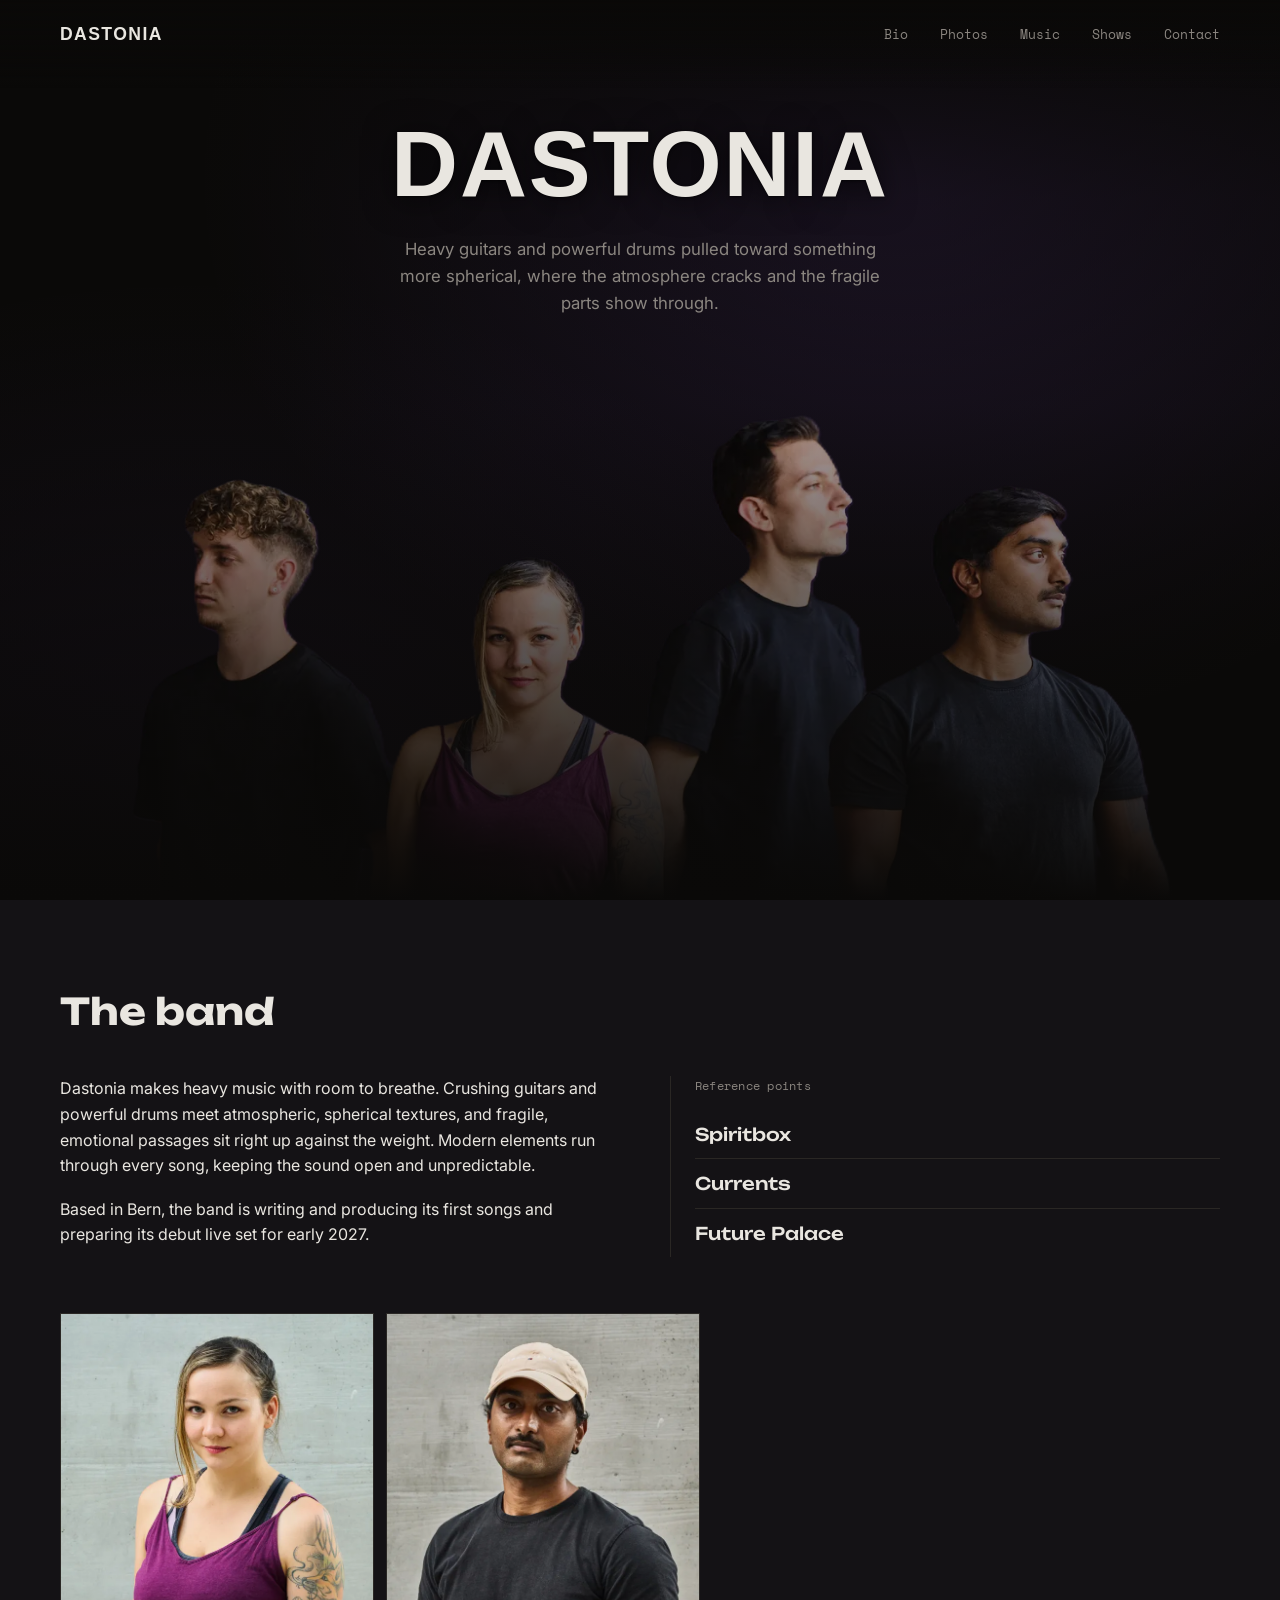
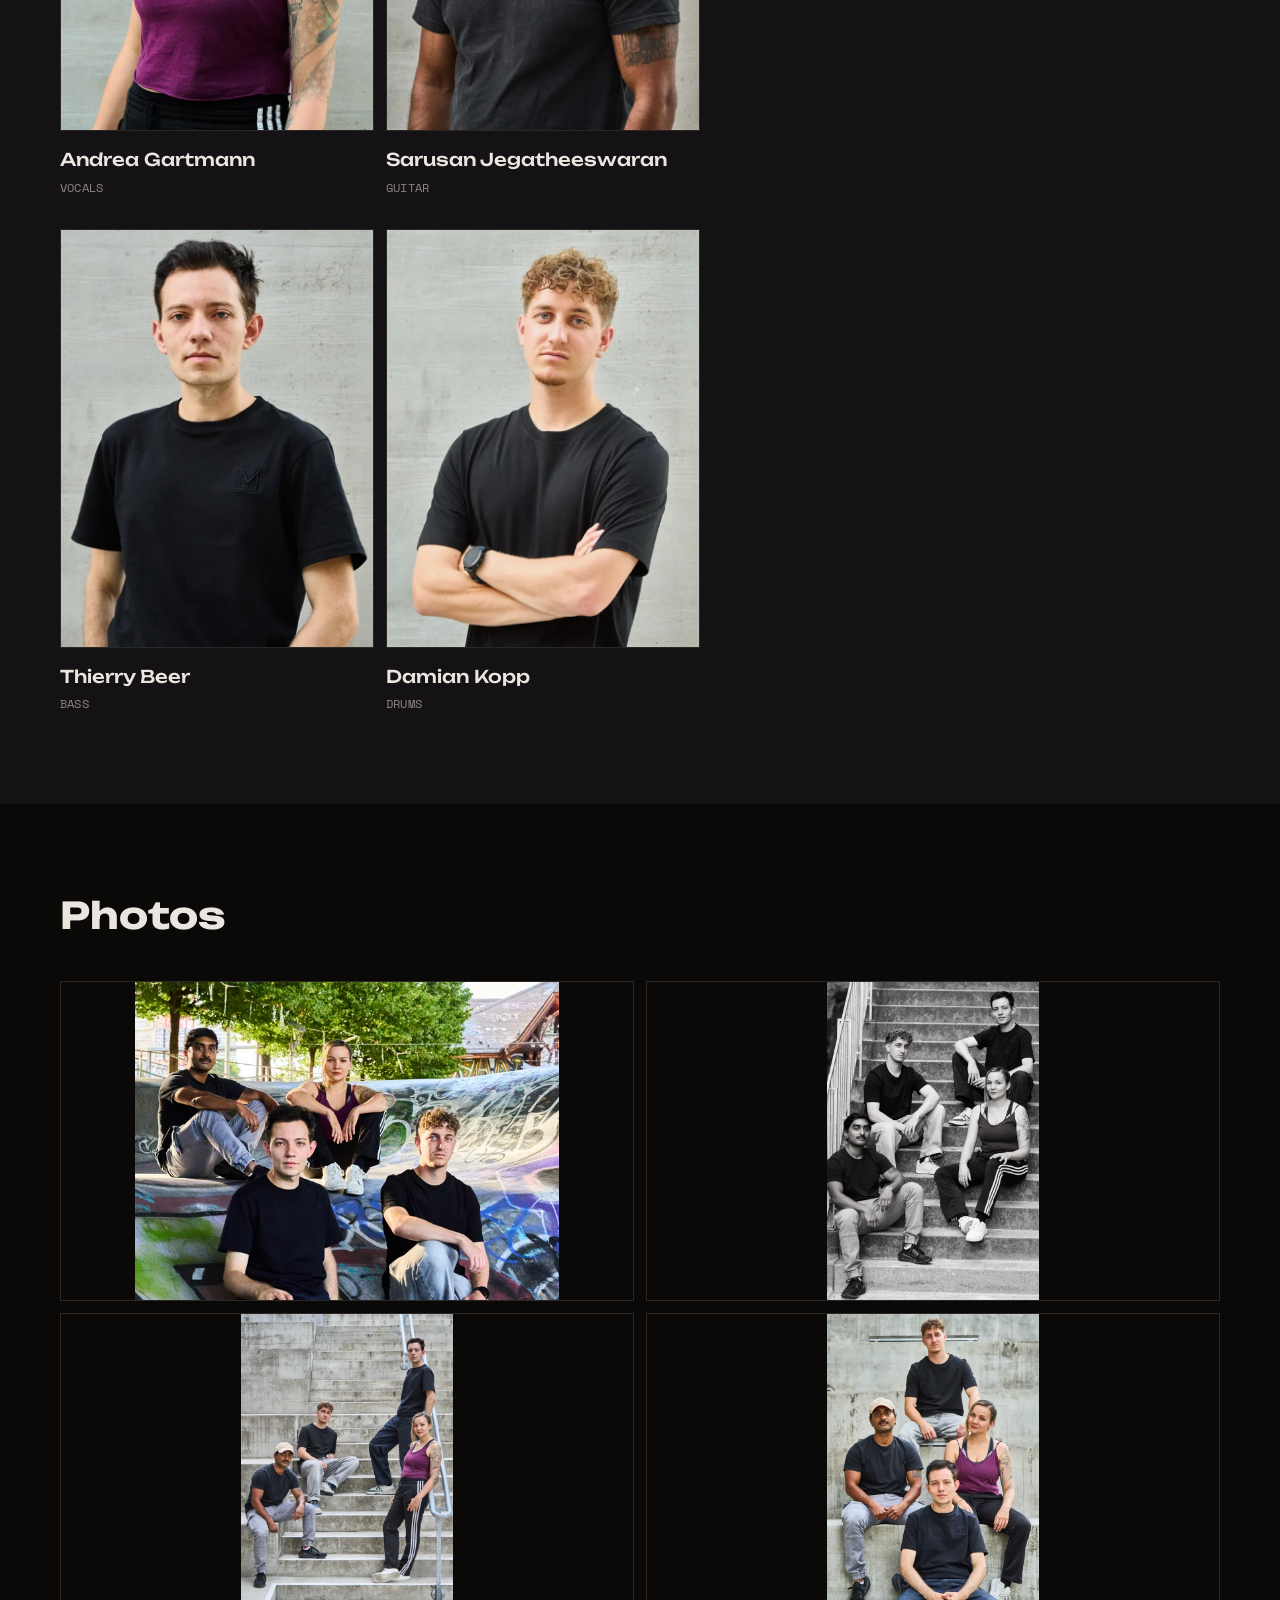
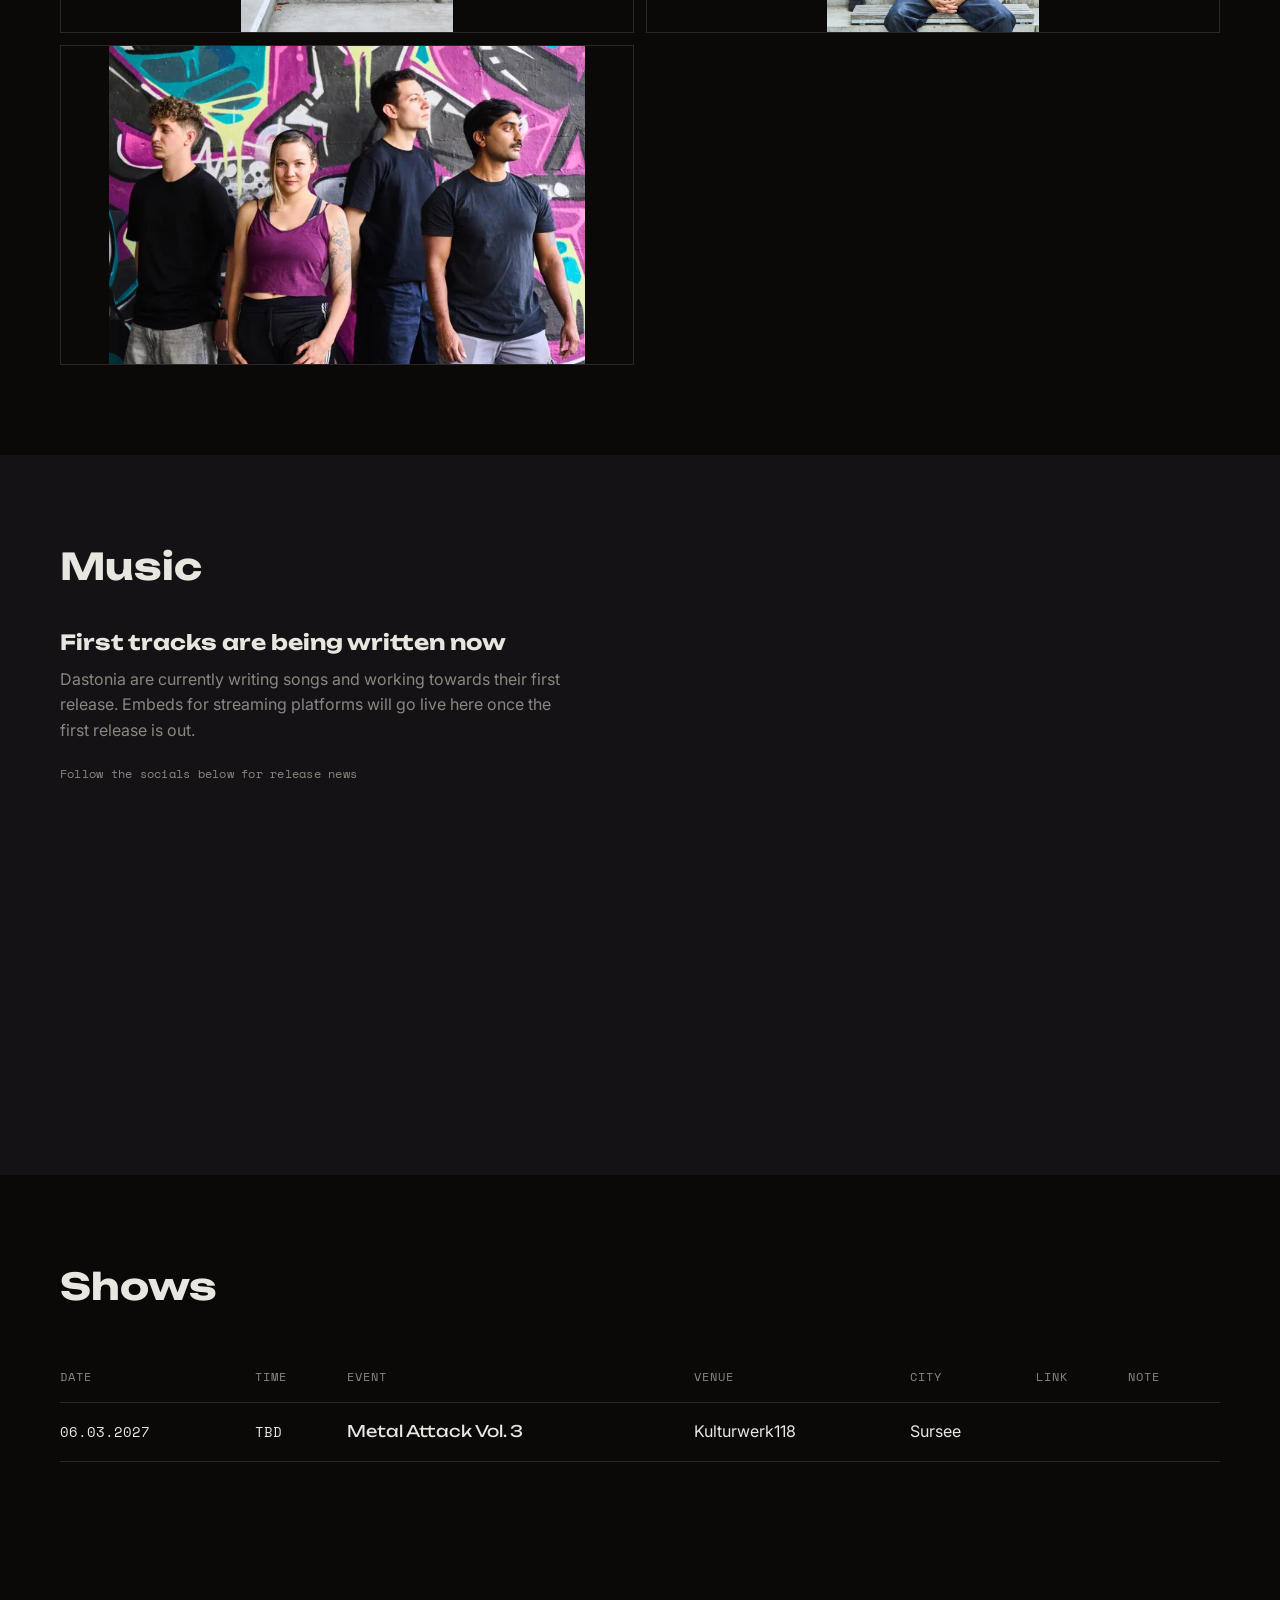
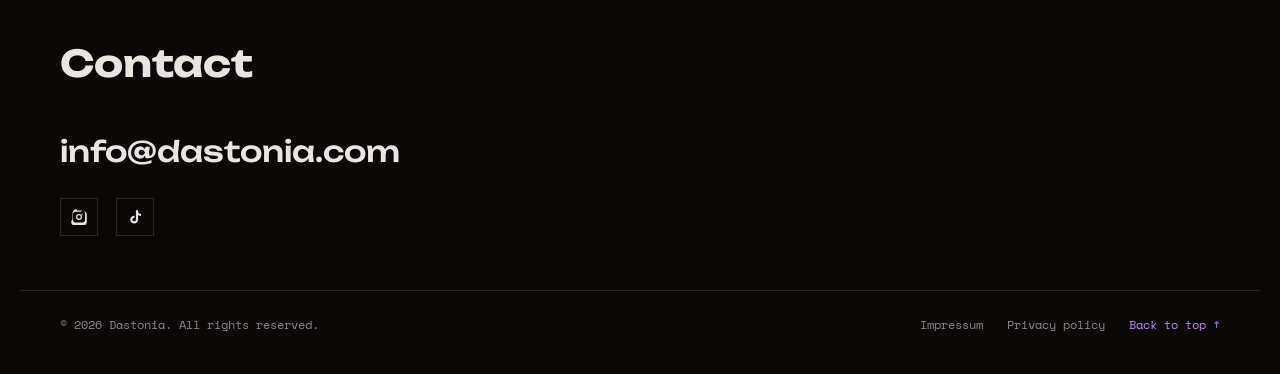
<file: index.html>
<!DOCTYPE html>
<html lang="en">
<head>
    <meta charset="UTF-8">
    <meta name="viewport" content="width=device-width, initial-scale=1.0">
    <title>Dastonia — Metalcore from Bern</title>

    <!-- ===== SEO / sharing essentials ===== -->
    <meta name="description" content="Dastonia — metalcore band from Bern, Switzerland. Heavy guitars and powerful drums pulled toward something more spherical, where the atmosphere cracks and the fragile parts show through.">

    <!-- Open Graph (Instagram/Discord/Facebook link previews) -->
    <meta property="og:title" content="Dastonia">
    <meta property="og:description" content="Metalcore band from Bern, Switzerland. Original songs, modern sound.">
    <meta property="og:type" content="website">
    <meta property="og:url" content="https://www.dastonia.com">
    <meta property="og:image" content="https://www.dastonia.com/assets/og-image.jpg">

    <!-- Twitter/X card -->
    <meta name="twitter:card" content="summary_large_image">
    <meta name="twitter:title" content="Dastonia">
    <meta name="twitter:description" content="Metalcore band from Bern, Switzerland. Original songs, modern sound.">
    <meta name="twitter:image" content="https://www.dastonia.com/assets/og-image.jpg">

    <!-- Favicon -->
    <link rel="icon" type="image/png" sizes="32x32" href="/assets/favicon/favicon-32x32.png">
    <link rel="apple-touch-icon" href="/assets/favicon/apple-touch-icon.png">

    <!-- Type system: Syncopate (logo) / Unbounded (headings) / Inter (body) / Space Mono (labels) -->
    <link rel="preconnect" href="https://fonts.googleapis.com">
    <link rel="preconnect" href="https://fonts.gstatic.com" crossorigin>
    <link href="https://fonts.googleapis.com/css2?family=Syncopate:wght@700&family=Unbounded:wght@500;700;900&family=Inter:wght@400;500;600&family=Space+Mono:wght@400;700&display=swap" rel="stylesheet">

    <link rel="stylesheet" href="/css/styles.css">
    
</head>
<body>

<header>
    <div class="wrap nav-inner">
        <a href="/" class="nav-logo">
            DASTONIA
            <span class="glitch-layer" aria-hidden="true">DASTONIA</span>
        </a>
        <nav aria-label="Primary">
            <button class="nav-toggle" id="navToggle" aria-label="Toggle navigation menu" aria-expanded="false" aria-controls="navMenu">
                <span></span><span></span><span></span>
            </button>
            <ul id="navMenu">
                <li><a href="/#bio">Bio</a></li>
                <li><a href="/#photos">Photos</a></li>
                <li><a href="/#music">Music</a></li>
                <li><a href="/#shows">Shows</a></li>
                <!-- Press nav link disabled along with the press section (no EPK PDF yet). Re-enable together. -->
                <!-- <li><a href="/#press">Press</a></li> -->
                <li><a href="/#contact">Contact</a></li>
            </ul>
        </nav>
    </div>
</header>

<main id="top">
    
<section class="hero">
    <div class="img-placeholder hero-bg has-photo" aria-hidden="true">
        <picture><source type="image/webp" srcset="/assets/images/gallery/e9KeAlOP1v-640.webp 640w, /assets/images/gallery/e9KeAlOP1v-960.webp 960w, /assets/images/gallery/e9KeAlOP1v-1280.webp 1280w, /assets/images/gallery/e9KeAlOP1v-1600.webp 1600w, /assets/images/gallery/e9KeAlOP1v-1920.webp 1920w, /assets/images/gallery/e9KeAlOP1v-2400.webp 2400w" sizes="100vw"><img src="/assets/images/gallery/e9KeAlOP1v-640.png" alt="" loading="eager" decoding="async" fetchpriority="high" width="2400" height="1181" srcset="/assets/images/gallery/e9KeAlOP1v-640.png 640w, /assets/images/gallery/e9KeAlOP1v-960.png 960w, /assets/images/gallery/e9KeAlOP1v-1280.png 1280w, /assets/images/gallery/e9KeAlOP1v-1600.png 1600w, /assets/images/gallery/e9KeAlOP1v-1920.png 1920w, /assets/images/gallery/e9KeAlOP1v-2400.png 2400w" sizes="100vw"></picture>
    </div>
    <div class="hero-inner wrap">
        <h1 class="hero-wordmark" id="heroWordmark">
            <span>DASTONIA
                <span class="g1" aria-hidden="true">DASTONIA</span>
                <span class="g2" aria-hidden="true">DASTONIA</span>
            </span>
        </h1>
        <p class="hero-sub">Heavy guitars and powerful drums pulled toward something more spherical, where the atmosphere cracks and the fragile parts show through.</p>
        <div class="hero-actions">
            <!-- "Listen" button disabled: no music released yet. Re-enable this link once the first single is out and the /#music section has streaming embeds. -->
            <!-- <a href="/#music" class="btn">Listen</a> -->
            <!-- "For bookers" button disabled along with the press section (no EPK PDF yet). Re-enable together. -->
            <!-- <a href="/#press" class="btn btn-solid">For bookers</a> -->
        </div>
    </div>
</section>


<!-- ============ BIO ============ -->
<section id="bio">
    <div class="wrap">
        <div class="section-head">
            <h2>The band</h2>
        </div>
        <div class="bio-grid">
            <div class="bio-text">
                <p>Dastonia makes heavy music with room to breathe. Crushing guitars and powerful drums meet atmospheric, spherical textures, and fragile, emotional passages sit right up against the weight. Modern elements run through every song, keeping the sound open and unpredictable.</p>
                <p>Based in Bern, the band is writing and producing its first songs and preparing its debut live set for early 2027.</p>
            </div>
            <div class="influences">
                <div class="label">Reference points</div>
                <ul>
                    <li>Spiritbox</li>
                    <li>Currents</li>
                    <li>Future Palace</li>
                </ul>
            </div>
        </div>
        <div class="members-grid">
            
            <div class="member-card">
                <div class="img-placeholder has-photo">
                    <picture><source type="image/webp" srcset="/assets/images/gallery/3V45txa2gZ-320.webp 320w, /assets/images/gallery/3V45txa2gZ-640.webp 640w, /assets/images/gallery/3V45txa2gZ-960.webp 960w, /assets/images/gallery/3V45txa2gZ-1280.webp 1280w, /assets/images/gallery/3V45txa2gZ-1600.webp 1600w" sizes="40vw"><img src="/assets/images/gallery/3V45txa2gZ-320.jpeg" alt="Andrea Gartmann — Vocals" loading="lazy" decoding="async" width="1600" height="2133" srcset="/assets/images/gallery/3V45txa2gZ-320.jpeg 320w, /assets/images/gallery/3V45txa2gZ-640.jpeg 640w, /assets/images/gallery/3V45txa2gZ-960.jpeg 960w, /assets/images/gallery/3V45txa2gZ-1280.jpeg 1280w, /assets/images/gallery/3V45txa2gZ-1600.jpeg 1600w" sizes="40vw"></picture>
                </div>
                <div class="member-info">
                    <div class="member-name">Andrea Gartmann</div>
                    <div class="member-instrument label">Vocals</div>
                </div>
            </div>
            
            <div class="member-card">
                <div class="img-placeholder has-photo">
                    <picture><source type="image/webp" srcset="/assets/images/gallery/lYS0L3FRER-320.webp 320w, /assets/images/gallery/lYS0L3FRER-640.webp 640w, /assets/images/gallery/lYS0L3FRER-960.webp 960w, /assets/images/gallery/lYS0L3FRER-1280.webp 1280w, /assets/images/gallery/lYS0L3FRER-1600.webp 1600w" sizes="40vw"><img src="/assets/images/gallery/lYS0L3FRER-320.jpeg" alt="Sarusan Jegatheeswaran — Guitar" loading="lazy" decoding="async" width="1600" height="2133" srcset="/assets/images/gallery/lYS0L3FRER-320.jpeg 320w, /assets/images/gallery/lYS0L3FRER-640.jpeg 640w, /assets/images/gallery/lYS0L3FRER-960.jpeg 960w, /assets/images/gallery/lYS0L3FRER-1280.jpeg 1280w, /assets/images/gallery/lYS0L3FRER-1600.jpeg 1600w" sizes="40vw"></picture>
                </div>
                <div class="member-info">
                    <div class="member-name">Sarusan Jegatheeswaran</div>
                    <div class="member-instrument label">Guitar</div>
                </div>
            </div>
            
            <div class="member-card">
                <div class="img-placeholder has-photo">
                    <picture><source type="image/webp" srcset="/assets/images/gallery/2o0CaaX2Y--320.webp 320w, /assets/images/gallery/2o0CaaX2Y--640.webp 640w, /assets/images/gallery/2o0CaaX2Y--960.webp 960w, /assets/images/gallery/2o0CaaX2Y--1280.webp 1280w, /assets/images/gallery/2o0CaaX2Y--1600.webp 1600w" sizes="40vw"><img src="/assets/images/gallery/2o0CaaX2Y--320.jpeg" alt="Thierry Beer — Bass" loading="lazy" decoding="async" width="1600" height="2133" srcset="/assets/images/gallery/2o0CaaX2Y--320.jpeg 320w, /assets/images/gallery/2o0CaaX2Y--640.jpeg 640w, /assets/images/gallery/2o0CaaX2Y--960.jpeg 960w, /assets/images/gallery/2o0CaaX2Y--1280.jpeg 1280w, /assets/images/gallery/2o0CaaX2Y--1600.jpeg 1600w" sizes="40vw"></picture>
                </div>
                <div class="member-info">
                    <div class="member-name">Thierry Beer</div>
                    <div class="member-instrument label">Bass</div>
                </div>
            </div>
            
            <div class="member-card">
                <div class="img-placeholder has-photo">
                    <picture><source type="image/webp" srcset="/assets/images/gallery/nhXwsZJx0M-320.webp 320w, /assets/images/gallery/nhXwsZJx0M-640.webp 640w, /assets/images/gallery/nhXwsZJx0M-960.webp 960w, /assets/images/gallery/nhXwsZJx0M-1280.webp 1280w, /assets/images/gallery/nhXwsZJx0M-1600.webp 1600w" sizes="40vw"><img src="/assets/images/gallery/nhXwsZJx0M-320.jpeg" alt="Damian Kopp — Drums" loading="lazy" decoding="async" width="1600" height="2133" srcset="/assets/images/gallery/nhXwsZJx0M-320.jpeg 320w, /assets/images/gallery/nhXwsZJx0M-640.jpeg 640w, /assets/images/gallery/nhXwsZJx0M-960.jpeg 960w, /assets/images/gallery/nhXwsZJx0M-1280.jpeg 1280w, /assets/images/gallery/nhXwsZJx0M-1600.jpeg 1600w" sizes="40vw"></picture>
                </div>
                <div class="member-info">
                    <div class="member-name">Damian Kopp</div>
                    <div class="member-instrument label">Drums</div>
                </div>
            </div>
            
        </div>
    </div>
</section>


<!-- ============ PHOTOS ============ -->
<section id="photos" class="alt">
    <div class="wrap">
        <div class="section-head">
            <h2>Photos</h2>
        </div>
        <div class="photos-grid">
            
            <button type="button" class="img-placeholder has-photo photo-trigger" aria-label="View photo larger">
                <picture><source type="image/webp" srcset="/assets/images/gallery/K3uW2WAu_f-320.webp 320w, /assets/images/gallery/K3uW2WAu_f-640.webp 640w, /assets/images/gallery/K3uW2WAu_f-960.webp 960w, /assets/images/gallery/K3uW2WAu_f-1280.webp 1280w, /assets/images/gallery/K3uW2WAu_f-1600.webp 1600w" sizes="40vw"><img src="/assets/images/gallery/K3uW2WAu_f-320.jpeg" alt="Dastonia — 001 DSC00072" loading="lazy" decoding="async" width="1600" height="1200" srcset="/assets/images/gallery/K3uW2WAu_f-320.jpeg 320w, /assets/images/gallery/K3uW2WAu_f-640.jpeg 640w, /assets/images/gallery/K3uW2WAu_f-960.jpeg 960w, /assets/images/gallery/K3uW2WAu_f-1280.jpeg 1280w, /assets/images/gallery/K3uW2WAu_f-1600.jpeg 1600w" sizes="40vw"></picture>
            </button>
            
            <button type="button" class="img-placeholder has-photo photo-trigger" aria-label="View photo larger">
                <picture><source type="image/webp" srcset="/assets/images/gallery/rhJyKe42m3-320.webp 320w, /assets/images/gallery/rhJyKe42m3-640.webp 640w, /assets/images/gallery/rhJyKe42m3-960.webp 960w, /assets/images/gallery/rhJyKe42m3-1280.webp 1280w, /assets/images/gallery/rhJyKe42m3-1600.webp 1600w" sizes="40vw"><img src="/assets/images/gallery/rhJyKe42m3-320.jpeg" alt="Dastonia — 002 DSC00365 1" loading="lazy" decoding="async" width="1600" height="2400" srcset="/assets/images/gallery/rhJyKe42m3-320.jpeg 320w, /assets/images/gallery/rhJyKe42m3-640.jpeg 640w, /assets/images/gallery/rhJyKe42m3-960.jpeg 960w, /assets/images/gallery/rhJyKe42m3-1280.jpeg 1280w, /assets/images/gallery/rhJyKe42m3-1600.jpeg 1600w" sizes="40vw"></picture>
            </button>
            
            <button type="button" class="img-placeholder has-photo photo-trigger" aria-label="View photo larger">
                <picture><source type="image/webp" srcset="/assets/images/gallery/r12GFrW2mF-320.webp 320w, /assets/images/gallery/r12GFrW2mF-640.webp 640w, /assets/images/gallery/r12GFrW2mF-960.webp 960w, /assets/images/gallery/r12GFrW2mF-1280.webp 1280w, /assets/images/gallery/r12GFrW2mF-1600.webp 1600w" sizes="40vw"><img src="/assets/images/gallery/r12GFrW2mF-320.jpeg" alt="Dastonia — 003 DSC00371" loading="lazy" decoding="async" width="1600" height="2400" srcset="/assets/images/gallery/r12GFrW2mF-320.jpeg 320w, /assets/images/gallery/r12GFrW2mF-640.jpeg 640w, /assets/images/gallery/r12GFrW2mF-960.jpeg 960w, /assets/images/gallery/r12GFrW2mF-1280.jpeg 1280w, /assets/images/gallery/r12GFrW2mF-1600.jpeg 1600w" sizes="40vw"></picture>
            </button>
            
            <button type="button" class="img-placeholder has-photo photo-trigger" aria-label="View photo larger">
                <picture><source type="image/webp" srcset="/assets/images/gallery/AUF8h9MQsO-320.webp 320w, /assets/images/gallery/AUF8h9MQsO-640.webp 640w, /assets/images/gallery/AUF8h9MQsO-960.webp 960w, /assets/images/gallery/AUF8h9MQsO-1280.webp 1280w, /assets/images/gallery/AUF8h9MQsO-1600.webp 1600w" sizes="40vw"><img src="/assets/images/gallery/AUF8h9MQsO-320.jpeg" alt="Dastonia — 004 DSC00409" loading="lazy" decoding="async" width="1600" height="2399" srcset="/assets/images/gallery/AUF8h9MQsO-320.jpeg 320w, /assets/images/gallery/AUF8h9MQsO-640.jpeg 640w, /assets/images/gallery/AUF8h9MQsO-960.jpeg 960w, /assets/images/gallery/AUF8h9MQsO-1280.jpeg 1280w, /assets/images/gallery/AUF8h9MQsO-1600.jpeg 1600w" sizes="40vw"></picture>
            </button>
            
            <button type="button" class="img-placeholder has-photo photo-trigger" aria-label="View photo larger">
                <picture><source type="image/webp" srcset="/assets/images/gallery/w2mnifpkfP-320.webp 320w, /assets/images/gallery/w2mnifpkfP-640.webp 640w, /assets/images/gallery/w2mnifpkfP-960.webp 960w, /assets/images/gallery/w2mnifpkfP-1280.webp 1280w, /assets/images/gallery/w2mnifpkfP-1600.webp 1600w" sizes="40vw"><img src="/assets/images/gallery/w2mnifpkfP-320.jpeg" alt="Dastonia — DSC00137 crop" loading="lazy" decoding="async" width="1600" height="1066" srcset="/assets/images/gallery/w2mnifpkfP-320.jpeg 320w, /assets/images/gallery/w2mnifpkfP-640.jpeg 640w, /assets/images/gallery/w2mnifpkfP-960.jpeg 960w, /assets/images/gallery/w2mnifpkfP-1280.jpeg 1280w, /assets/images/gallery/w2mnifpkfP-1600.jpeg 1600w" sizes="40vw"></picture>
            </button>
            
        </div>
    </div>
</section>


<!-- ============ MUSIC ============ -->
<section id="music">
    <div class="wrap">
        <div class="section-head">
            <h2>Music</h2>
        </div>
        <div class="empty-panel">
            <h3>First tracks are being written now</h3>
            <p>Dastonia are currently writing songs and working towards their first release. Embeds for streaming platforms will go live here once the first release is out.</p>
            <div class="label">Follow the socials below for release news</div>
        </div>
    </div>
</section>


<!-- ============ SHOWS ============ -->
<section id="shows" class="alt">
    <div class="wrap">
        <div class="section-head">
            <h2>Shows</h2>
        </div>
        
        <div class="shows-scroll" tabindex="0" role="region" aria-label="Upcoming shows">
        <table class="shows-table">
            <thead>
                <tr>
                    <th>Date</th>
                    <th>Time</th>
                    <th>Event</th>
                    <th>Venue</th>
                    <th>City</th>
                    <th>Link</th>
                    <th>Note</th>
                </tr>
            </thead>
            <tbody>
                
                <tr>
                    <td data-label="Date">06.03.2027</td>
                    <td data-label="Time">TBD</td>
                    <td data-label="Event">Metal Attack Vol. 3</td>
                    <td data-label="Venue">Kulturwerk118</td>
                    <td data-label="City">Sursee</td>
                    <td data-label="Link"></td>
                    <td data-label="Note"></td>
                </tr>
                
            </tbody>
        </table>
        </div>
        
    </div>
</section>




<!-- ============ CONTACT ============ -->
<section id="contact" class="alt">
    <div class="wrap">
        <div class="section-head">
            <h2>Contact</h2>
        </div>
        <div class="contact-body">
            <a href="mailto:info@dastonia.com" class="contact-email">info@dastonia.com</a>
            <div class="social-row">
                <a href="https://www.instagram.com/dastoniaofficial" target="_blank" rel="noopener" aria-label="Instagram">
                    <svg viewBox="0 0 24 24"><path d="M12 2.2c3.2 0 3.6 0 4.85.07 1.25.06 2.1.25 2.85.55.77.3 1.42.7 2.07 1.35.65.65 1.05 1.3 1.35 2.07.3.75.49 1.6.55 2.85.06 1.25.07 1.65.07 4.85s0 3.6-.07 4.85c-.06 1.25-.25 2.1-.55 2.85-.3.77-.7 1.42-1.35 2.07-.65.65-1.3 1.05-2.07 1.35-.75.3-1.6.49-2.85.55-1.25.06-1.65.07-4.85.07s-3.6 0-4.85-.07c-1.25-.06-2.1-.25-2.85-.55-.77-.3-1.42-.7-2.07-1.35-.65-.65-1.05-1.3-1.35-2.07-.3-.75-.49-1.6-.55-2.85C2.2 15.6 2.2 15.2 2.2 12s0-3.6.07-4.85c.06-1.25.25-2.1.55-2.85.3-.77.7-1.42 1.35-2.07.65-.65 1.3-1.05 2.07-1.35.75-.3 1.6-.49 2.85-.55C8.4 2.2 8.8 2.2 12 2.2zm0 1.8c-3.15 0-3.52 0-4.76.07-1.02.05-1.57.22-1.94.36-.49.19-.84.42-1.2.79-.37.36-.6.71-.79 1.2-.14.37-.31.92-.36 1.94C2.88 9.28 2.88 9.65 2.88 12.8v-1.6c0 3.15 0 3.52.07 4.76.05 1.02.22 1.57.36 1.94.19.49.42.84.79 1.2.36.37.71.6 1.2.79.37.14.92.31 1.94.36 1.24.07 1.61.07 4.76.07s3.52 0 4.76-.07c1.02-.05 1.57-.22 1.94-.36.49-.19.84-.42 1.2-.79.37-.36.6-.71.79-1.2.14-.37.31-.92.36-1.94.07-1.24.07-1.61.07-4.76s0-3.52-.07-4.76c-.05-1.02-.22-1.57-.36-1.94a3.2 3.2 0 0 0-.79-1.2 3.2 3.2 0 0 0-1.2-.79c-.37-.14-.92-.31-1.94-.36C15.52 4 15.15 4 12 4zm0 3.6a4.4 4.4 0 1 1 0 8.8 4.4 4.4 0 0 1 0-8.8zm0 1.8a2.6 2.6 0 1 0 0 5.2 2.6 2.6 0 0 0 0-5.2zm4.6-2a1.03 1.03 0 1 1 0 2.06 1.03 1.03 0 0 1 0-2.06z"/></svg>
                </a>
                <a href="https://www.tiktok.com/@dastonia66" target="_blank" rel="noopener" aria-label="TikTok">
                    <svg viewBox="0 0 24 24"><path d="M16.6 2h-3.2v13.9a2.6 2.6 0 1 1-2.2-2.57v-3.28a5.86 5.86 0 1 0 5.4 5.85V9.1a7.5 7.5 0 0 0 4.4 1.42V7.3a4.3 4.3 0 0 1-4.4-4.3z"/></svg>
                </a>
            </div>
        </div>
    </div>
</section>


</main>

<footer>
    <div class="wrap footer-bottom">
        <div class="copyright">&copy; <span id="year"></span> Dastonia. All rights reserved.</div>
        <div class="footer-legal">
            <a href="/impressum/">Impressum</a>
            <a href="/privacy/">Privacy policy</a>
            <a href="#top" class="back-to-top">Back to top ↑</a>
        </div>
    </div>
</footer>

<script src="/js/script.js"></script>


</body>
</html>
</file>
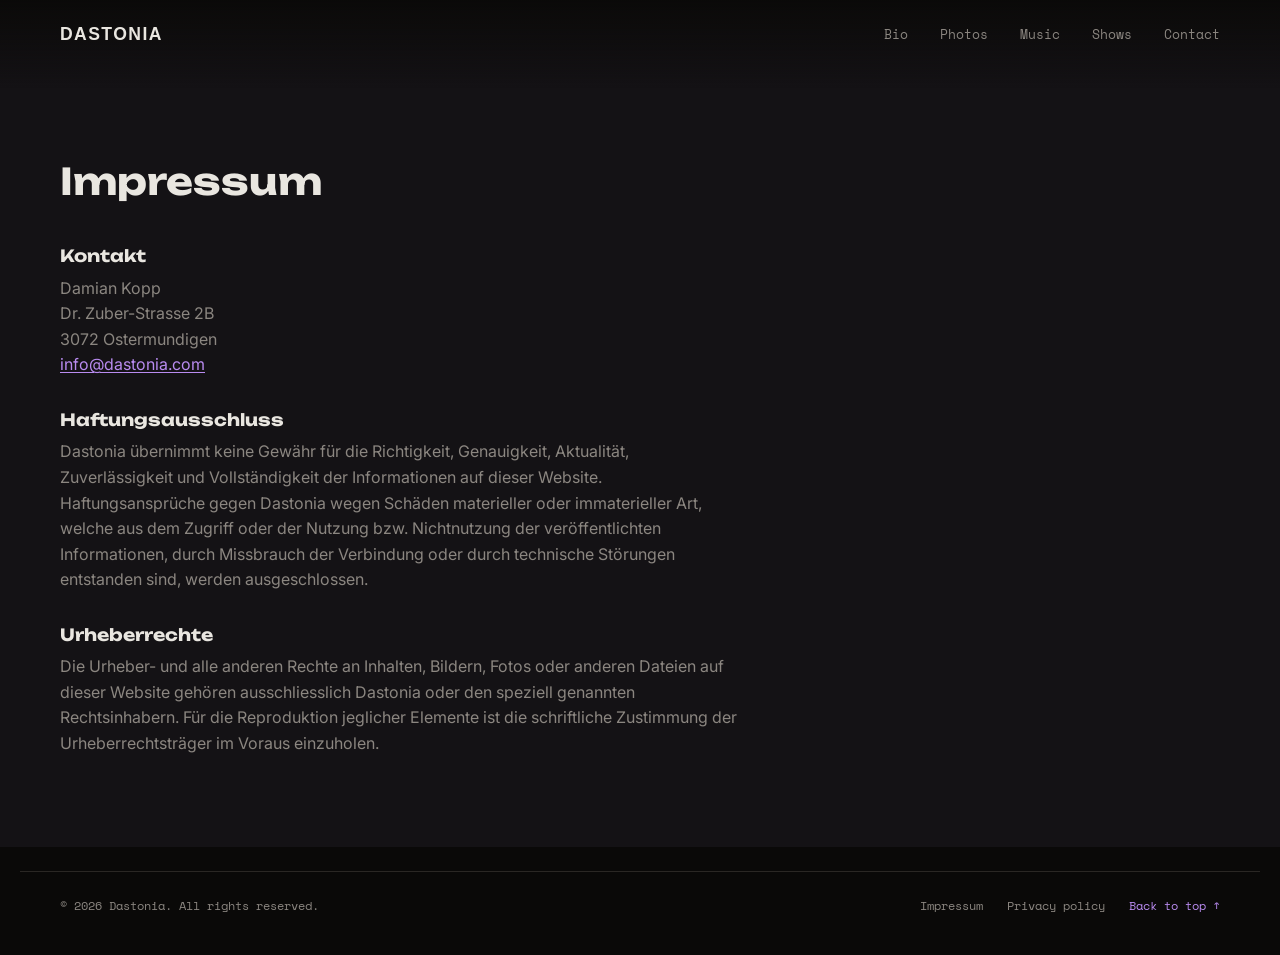
<file: impressum/index.html>
<!DOCTYPE html>
<html lang="en">
<head>
    <meta charset="UTF-8">
    <meta name="viewport" content="width=device-width, initial-scale=1.0">
    <title>Impressum — Dastonia</title>

    <!-- ===== SEO / sharing essentials ===== -->
    <meta name="description" content="Dastonia — metalcore band from Bern, Switzerland. Heavy guitars and powerful drums pulled toward something more spherical, where the atmosphere cracks and the fragile parts show through.">

    <!-- Open Graph (Instagram/Discord/Facebook link previews) -->
    <meta property="og:title" content="Dastonia">
    <meta property="og:description" content="Metalcore band from Bern, Switzerland. Original songs, modern sound.">
    <meta property="og:type" content="website">
    <meta property="og:url" content="https://www.dastonia.com">
    <meta property="og:image" content="https://www.dastonia.com/assets/og-image.jpg">

    <!-- Twitter/X card -->
    <meta name="twitter:card" content="summary_large_image">
    <meta name="twitter:title" content="Dastonia">
    <meta name="twitter:description" content="Metalcore band from Bern, Switzerland. Original songs, modern sound.">
    <meta name="twitter:image" content="https://www.dastonia.com/assets/og-image.jpg">

    <!-- Favicon -->
    <link rel="icon" type="image/png" sizes="32x32" href="/assets/favicon/favicon-32x32.png">
    <link rel="apple-touch-icon" href="/assets/favicon/apple-touch-icon.png">

    <!-- Type system: Syncopate (logo) / Unbounded (headings) / Inter (body) / Space Mono (labels) -->
    <link rel="preconnect" href="https://fonts.googleapis.com">
    <link rel="preconnect" href="https://fonts.gstatic.com" crossorigin>
    <link href="https://fonts.googleapis.com/css2?family=Syncopate:wght@700&family=Unbounded:wght@500;700;900&family=Inter:wght@400;500;600&family=Space+Mono:wght@400;700&display=swap" rel="stylesheet">

    <link rel="stylesheet" href="/css/styles.css">
    
</head>
<body>

<header>
    <div class="wrap nav-inner">
        <a href="/" class="nav-logo">
            DASTONIA
            <span class="glitch-layer" aria-hidden="true">DASTONIA</span>
        </a>
        <nav aria-label="Primary">
            <button class="nav-toggle" id="navToggle" aria-label="Toggle navigation menu" aria-expanded="false" aria-controls="navMenu">
                <span></span><span></span><span></span>
            </button>
            <ul id="navMenu">
                <li><a href="/#bio">Bio</a></li>
                <li><a href="/#photos">Photos</a></li>
                <li><a href="/#music">Music</a></li>
                <li><a href="/#shows">Shows</a></li>
                <!-- Press nav link disabled along with the press section (no EPK PDF yet). Re-enable together. -->
                <!-- <li><a href="/#press">Press</a></li> -->
                <li><a href="/#contact">Contact</a></li>
            </ul>
        </nav>
    </div>
</header>

<main id="top">
    
<section id="impressum" class="legal">
    <div class="wrap">
        <div class="section-head">
            <h2>Impressum</h2>
        </div>
        <div class="legal-content">
            <h3>Kontakt</h3>
            <p>
                Damian Kopp<br>
                Dr. Zuber-Strasse 2B<br>
                3072 Ostermundigen<br>
                <a href="mailto:info@dastonia.com">info@dastonia.com</a>
            </p>

            <h3>Haftungsausschluss</h3>
            <p>
                Dastonia übernimmt keine Gewähr für die Richtigkeit, Genauigkeit,
                Aktualität, Zuverlässigkeit und Vollständigkeit der Informationen
                auf dieser Website. Haftungsansprüche gegen Dastonia wegen Schäden
                materieller oder immaterieller Art, welche aus dem Zugriff oder der
                Nutzung bzw. Nichtnutzung der veröffentlichten Informationen, durch
                Missbrauch der Verbindung oder durch technische Störungen entstanden
                sind, werden ausgeschlossen.
            </p>

            <h3>Urheberrechte</h3>
            <p>
                Die Urheber- und alle anderen Rechte an Inhalten, Bildern, Fotos
                oder anderen Dateien auf dieser Website gehören ausschliesslich
                Dastonia oder den speziell genannten Rechtsinhabern. Für die
                Reproduktion jeglicher Elemente ist die schriftliche Zustimmung
                der Urheberrechtsträger im Voraus einzuholen.
            </p>
        </div>
    </div>
</section>

</main>

<footer>
    <div class="wrap footer-bottom">
        <div class="copyright">&copy; <span id="year"></span> Dastonia. All rights reserved.</div>
        <div class="footer-legal">
            <a href="/impressum/">Impressum</a>
            <a href="/privacy/">Privacy policy</a>
            <a href="#top" class="back-to-top">Back to top ↑</a>
        </div>
    </div>
</footer>

<script src="/js/script.js"></script>


</body>
</html>
</file>
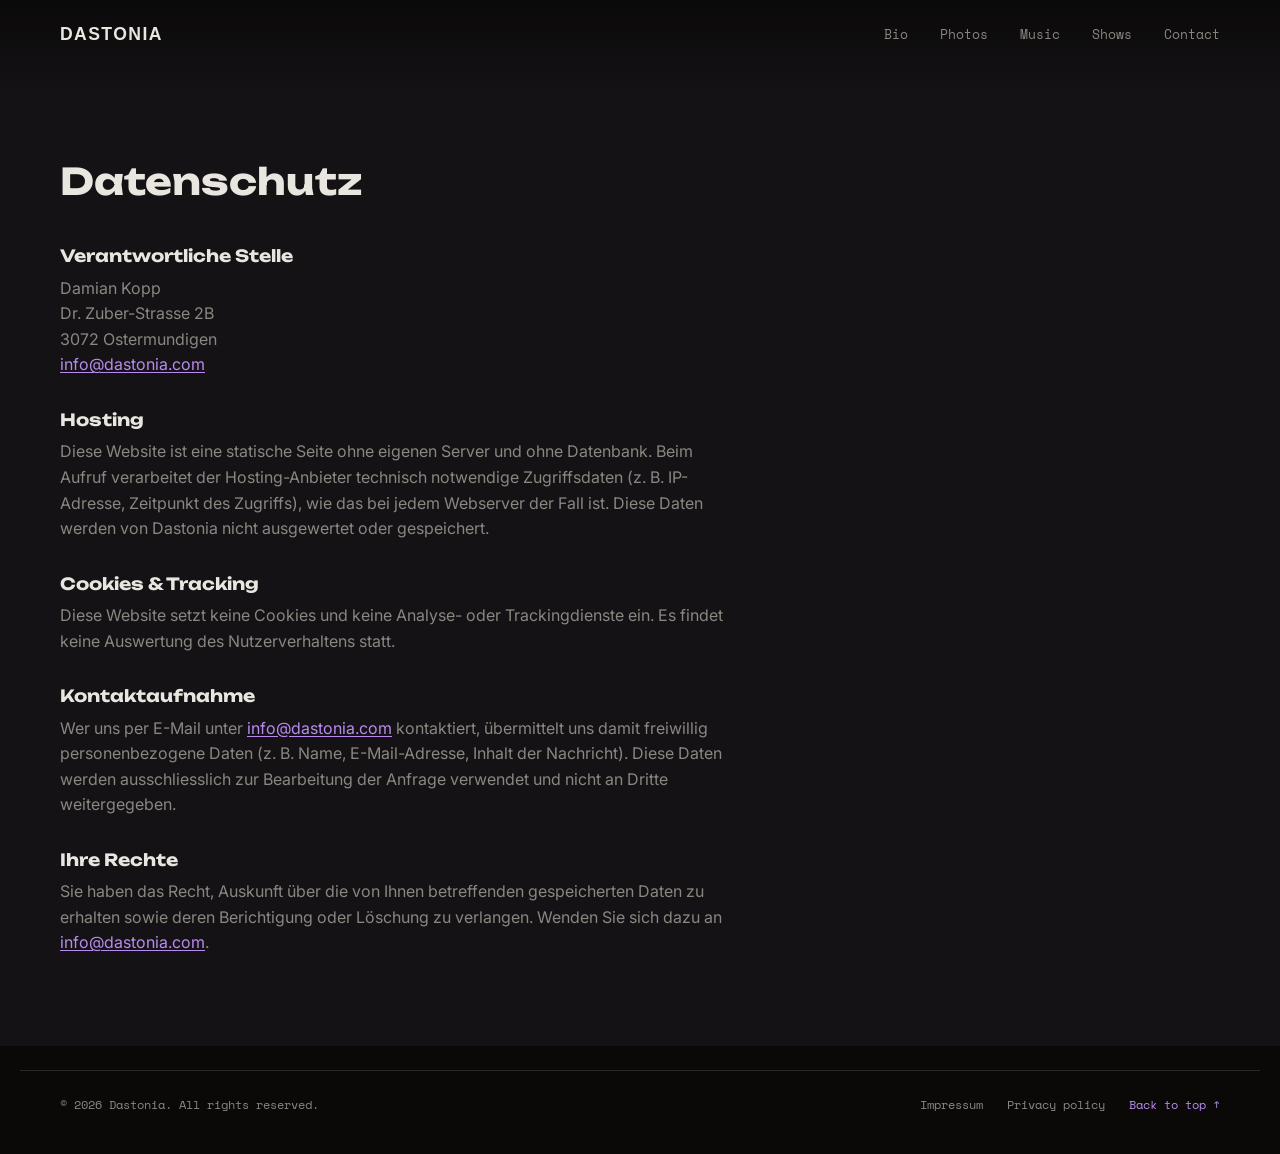
<file: privacy/index.html>
<!DOCTYPE html>
<html lang="en">
<head>
    <meta charset="UTF-8">
    <meta name="viewport" content="width=device-width, initial-scale=1.0">
    <title>Datenschutz — Dastonia</title>

    <!-- ===== SEO / sharing essentials ===== -->
    <meta name="description" content="Dastonia — metalcore band from Bern, Switzerland. Heavy guitars and powerful drums pulled toward something more spherical, where the atmosphere cracks and the fragile parts show through.">

    <!-- Open Graph (Instagram/Discord/Facebook link previews) -->
    <meta property="og:title" content="Dastonia">
    <meta property="og:description" content="Metalcore band from Bern, Switzerland. Original songs, modern sound.">
    <meta property="og:type" content="website">
    <meta property="og:url" content="https://www.dastonia.com">
    <meta property="og:image" content="https://www.dastonia.com/assets/og-image.jpg">

    <!-- Twitter/X card -->
    <meta name="twitter:card" content="summary_large_image">
    <meta name="twitter:title" content="Dastonia">
    <meta name="twitter:description" content="Metalcore band from Bern, Switzerland. Original songs, modern sound.">
    <meta name="twitter:image" content="https://www.dastonia.com/assets/og-image.jpg">

    <!-- Favicon -->
    <link rel="icon" type="image/png" sizes="32x32" href="/assets/favicon/favicon-32x32.png">
    <link rel="apple-touch-icon" href="/assets/favicon/apple-touch-icon.png">

    <!-- Type system: Syncopate (logo) / Unbounded (headings) / Inter (body) / Space Mono (labels) -->
    <link rel="preconnect" href="https://fonts.googleapis.com">
    <link rel="preconnect" href="https://fonts.gstatic.com" crossorigin>
    <link href="https://fonts.googleapis.com/css2?family=Syncopate:wght@700&family=Unbounded:wght@500;700;900&family=Inter:wght@400;500;600&family=Space+Mono:wght@400;700&display=swap" rel="stylesheet">

    <link rel="stylesheet" href="/css/styles.css">
    
</head>
<body>

<header>
    <div class="wrap nav-inner">
        <a href="/" class="nav-logo">
            DASTONIA
            <span class="glitch-layer" aria-hidden="true">DASTONIA</span>
        </a>
        <nav aria-label="Primary">
            <button class="nav-toggle" id="navToggle" aria-label="Toggle navigation menu" aria-expanded="false" aria-controls="navMenu">
                <span></span><span></span><span></span>
            </button>
            <ul id="navMenu">
                <li><a href="/#bio">Bio</a></li>
                <li><a href="/#photos">Photos</a></li>
                <li><a href="/#music">Music</a></li>
                <li><a href="/#shows">Shows</a></li>
                <!-- Press nav link disabled along with the press section (no EPK PDF yet). Re-enable together. -->
                <!-- <li><a href="/#press">Press</a></li> -->
                <li><a href="/#contact">Contact</a></li>
            </ul>
        </nav>
    </div>
</header>

<main id="top">
    
<section id="privacy" class="legal">
    <div class="wrap">
        <div class="section-head">
            <h2>Datenschutz</h2>
        </div>
        <div class="legal-content">
            <h3>Verantwortliche Stelle</h3>
            <p>
                Damian Kopp<br>
                Dr. Zuber-Strasse 2B<br>
                3072 Ostermundigen<br>
                <a href="mailto:info@dastonia.com">info@dastonia.com</a>
            </p>

            <h3>Hosting</h3>
            <p>
                Diese Website ist eine statische Seite ohne eigenen Server und ohne Datenbank.
                Beim Aufruf verarbeitet der Hosting-Anbieter technisch notwendige Zugriffsdaten
                (z. B. IP-Adresse, Zeitpunkt des Zugriffs), wie das bei jedem Webserver der Fall ist.
                Diese Daten werden von Dastonia nicht ausgewertet oder gespeichert.
            </p>

            <h3>Cookies &amp; Tracking</h3>
            <p>
                Diese Website setzt keine Cookies und keine Analyse- oder Trackingdienste ein.
                Es findet keine Auswertung des Nutzerverhaltens statt.
            </p>

            <h3>Kontaktaufnahme</h3>
            <p>
                Wer uns per E-Mail unter <a href="mailto:info@dastonia.com">info@dastonia.com</a> kontaktiert,
                übermittelt uns damit freiwillig personenbezogene Daten (z. B. Name, E-Mail-Adresse, Inhalt der Nachricht).
                Diese Daten werden ausschliesslich zur Bearbeitung der Anfrage verwendet und nicht an Dritte weitergegeben.
            </p>

            <h3>Ihre Rechte</h3>
            <p>
                Sie haben das Recht, Auskunft über die von Ihnen betreffenden gespeicherten Daten zu erhalten
                sowie deren Berichtigung oder Löschung zu verlangen. Wenden Sie sich dazu an
                <a href="mailto:info@dastonia.com">info@dastonia.com</a>.
            </p>
        </div>
    </div>
</section>

</main>

<footer>
    <div class="wrap footer-bottom">
        <div class="copyright">&copy; <span id="year"></span> Dastonia. All rights reserved.</div>
        <div class="footer-legal">
            <a href="/impressum/">Impressum</a>
            <a href="/privacy/">Privacy policy</a>
            <a href="#top" class="back-to-top">Back to top ↑</a>
        </div>
    </div>
</footer>

<script src="/js/script.js"></script>


</body>
</html>
</file>
<file: css/styles.css>
/* =========================================================
   DASTONIA — visual identity (Sept 2026 redesign)

   Type    Wordmark: Syncopate
           Headings: Unbounded
           Body: Inter
           Mono: Space Mono (labels, data, nav)
   ========================================================= */

:root{
  --bg: #0a0908;
  --bg-alt: #141215;
  --bg-raised: #1b181a;
  --ink: #e9e6e0;
  --ink-dim: #8b8680;
  --line: #2a2724;
  --accent: #3d2955;
  --accent-bright: #b98bf0;
  --section-h: 720px;
}

@media (max-width: 720px){
  :root{ --section-h: 480px; }
}

*{ box-sizing: border-box; margin:0; padding:0; }

html{ scroll-behavior: smooth; }

body{
  background: var(--bg);
  color: var(--ink);
  font-family: 'Inter', sans-serif;
  font-size: 16px;
  line-height: 1.6;
  overflow-x: hidden;
}

img{ max-width:100%; display:block; }

a{ color: inherit; text-decoration:none; }

/* Content column — a fixed max-width, centered, with fixed side
   padding, so nav, hero, every section, and the footer all share the
   exact same left edge at any window size. Deliberately px-based (not
   %/vw) so the whole column shrinks or grows in lockstep with the
   rest of the page's px-based spacing under browser zoom — a %/vw
   container next to px-based internals causes the container to stay
   pinned to the viewport edge while its contents shrink independently,
   which reads as elements drifting apart when zooming out.

   width:100% (not just max-width) matters: every section is a flex
   column, and a flex item with auto side margins has stretch disabled
   per spec, so it shrink-wraps to its own content instead of filling
   the row — which is why sections with narrower content (the photo
   grid, empty-state panels, the press/contact blocks) were centering a
   narrower box than the bio section and drifting out of alignment with
   it. An explicit width keeps every section's column the same size. */
.wrap{
  width: 100%;
  max-width: 1240px;
  margin: 0 auto;
  padding: 0 40px;
}

@media (max-width: 720px){
  .wrap{ padding: 0 24px; }
}

h1,h2,h3{
  font-family: 'Unbounded', sans-serif;
  font-weight: 700;
  line-height: 1.15;
}

.label{
  font-family: 'Space Mono', monospace;
  font-size: 0.78rem;
  letter-spacing: 0.02em;
  color: var(--ink-dim);
}

a:focus-visible, button:focus-visible{
  outline: 2px solid var(--accent-bright);
  outline-offset: 3px;
}

@media (prefers-reduced-motion: reduce){
  *{ animation-duration: 0.01ms !important; animation-iteration-count: 1 !important; transition-duration: 0.01ms !important; scroll-behavior: auto !important; }
}

/* ---------- NAV ---------- */

header{
  position: fixed;
  top: 0; left: 0; right: 0;
  z-index: 50;
  background: linear-gradient(to bottom, rgba(10,9,8,0.92), rgba(10,9,8,0));
  padding: 20px 0 40px;
}

.nav-inner{
  display:flex;
  align-items:center;
  justify-content: space-between;
}

.nav-logo{
  font-family: 'Syncopate', sans-serif;
  font-weight: 700;
  font-size: 1.1rem;
  letter-spacing: 0.08em;
  position: relative;
}

.nav-logo .glitch-layer{
  position:absolute; top:0; left:0;
  width:100%; height:100%;
  opacity:0;
  color: var(--accent-bright);
}
.nav-logo:hover .glitch-layer{
  opacity:1;
  animation: glitch-jump 0.35s steps(2, end) 1;
}
@keyframes glitch-jump{
  0%{ clip-path: inset(0 0 80% 0); transform: translate(-3px,0); }
  50%{ clip-path: inset(60% 0 10% 0); transform: translate(3px,0); }
  100%{ clip-path: inset(0 0 0 0); transform: translate(0,0); opacity:0; }
}

nav ul{
  list-style:none;
  display:flex;
  gap: 32px;
}
nav ul li a{
  font-family: 'Space Mono', monospace;
  font-size: 0.82rem;
  color: var(--ink-dim);
  transition: color 0.15s ease;
}
nav ul li a:hover{ color: var(--ink); }
nav ul li a.active{ color: var(--accent-bright); }

.nav-toggle{
  display:none;
  flex-direction: column;
  justify-content: center;
  align-items: center;
  gap: 5px;
  width: 38px;
  height: 38px;
  background: transparent;
  border: 1px solid var(--line);
  cursor: pointer;
}
.nav-toggle span{
  display:block;
  width: 16px;
  height: 1.5px;
  background: var(--ink);
  transition: transform 0.2s ease, opacity 0.2s ease;
}
.nav-toggle[aria-expanded="true"] span:nth-child(1){ transform: translateY(6.5px) rotate(45deg); }
.nav-toggle[aria-expanded="true"] span:nth-child(2){ opacity: 0; }
.nav-toggle[aria-expanded="true"] span:nth-child(3){ transform: translateY(-6.5px) rotate(-45deg); }

@media (max-width: 720px){
  .nav-toggle{ display:flex; }

  nav ul{
    position: fixed;
    top: 76px;
    right: 24px;
    left: 24px;
    flex-direction: column;
    gap: 0;
    background: var(--bg-raised);
    border: 1px solid var(--line);
    max-height: 0;
    overflow: hidden;
    opacity: 0;
    transition: max-height 0.25s ease, opacity 0.2s ease;
  }
  nav ul.open{
    max-height: 400px;
    opacity: 1;
  }
  nav ul li{
    border-bottom: 1px solid var(--line);
  }
  nav ul li:last-child{ border-bottom: none; }
  nav ul li a{
    display:block;
    padding: 16px 20px;
  }
}

/* ---------- HERO ---------- */

.hero{
  position: relative;
  min-height: 100dvh;
  display:flex;
  flex-direction: column;
  justify-content: flex-start;
  padding: clamp(64px, 14vh, 120px) 0 clamp(48px, 10vh, 100px);
  background:
    radial-gradient(ellipse at 70% 20%, rgba(124,77,196,0.25), transparent 55%),
    radial-gradient(ellipse at 15% 85%, rgba(124,77,196,0.12), transparent 45%),
    var(--bg);
}

.img-placeholder.hero-bg{
  position: absolute;
  inset: 0;
}
.hero-bg::after{
  content: '';
  position: absolute;
  inset: 0;
  background: linear-gradient(to bottom, var(--bg) 0%, rgba(10,9,8,0.55) 22%, rgba(10,9,8,0.35) 45%, var(--bg) 100%);
}
@media (max-width: 800px){
  .hero-bg::after{
    background: linear-gradient(to bottom, var(--bg) 0%, rgba(10,9,8,0.25) 18%, rgba(10,9,8,0.05) 45%, rgba(10,9,8,0.3) 80%, var(--bg) 100%);
  }
}

.hero-inner{
  position: relative;
  z-index: 1;
  text-align: center;
}

.hero-wordmark{
  font-family: 'Syncopate', sans-serif;
  font-weight: 700;
  font-size: clamp(2.2rem, 8.5vw, 5.8rem);
  letter-spacing: 0.02em;
  line-height: 0.95;
  position: relative;
  color: var(--ink);
  /* Belt-and-suspenders contrast: even if a face ever sits right behind a
     letter, a soft dark glow keeps the wordmark readable. */
  text-shadow: 0 4px 32px rgba(0,0,0,0.7), 0 1px 3px rgba(0,0,0,0.6);
}

.hero-wordmark span{ display:inline-block; position:relative; }
.hero-wordmark .g1, .hero-wordmark .g2{
  position:absolute; top:0; left:0; width:100%; height:100%;
  color: var(--accent-bright);
  opacity: 0;
}
.hero-wordmark.run .g1{ animation: hero-glitch-a 1.1s ease-out 0.15s 1 forwards; }
.hero-wordmark.run .g2{ animation: hero-glitch-b 1.1s ease-out 0.15s 1 forwards; }
@keyframes hero-glitch-a{
  0%{ opacity:0; }
  8%{ opacity:0.9; clip-path: inset(10% 0 60% 0); transform: translate(-8px,0); }
  16%{ opacity:0.9; clip-path: inset(70% 0 5% 0); transform: translate(6px,0); }
  24%{ opacity:0; transform: translate(0,0); }
  100%{ opacity:0; }
}
@keyframes hero-glitch-b{
  0%{ opacity:0; }
  10%{ opacity:0.8; clip-path: inset(40% 0 30% 0); transform: translate(7px,0); }
  20%{ opacity:0.8; clip-path: inset(5% 0 80% 0); transform: translate(-5px,0); }
  28%{ opacity:0; transform: translate(0,0); }
  100%{ opacity:0; }
}

.hero-sub{
  margin: 28px auto 0;
  max-width: 480px;
  color: var(--ink-dim);
  font-size: 1.05rem;
}

.hero-actions{
  margin-top: 40px;
  display:flex;
  justify-content: center;
  gap: 16px;
  flex-wrap: wrap;
}

.btn{
  font-family: 'Space Mono', monospace;
  font-size: 0.85rem;
  padding: 14px 26px;
  border: 1px solid var(--line);
  background: transparent;
  color: var(--ink);
  cursor:pointer;
  transition: border-color 0.15s ease, background 0.15s ease;
}
.btn:hover{ border-color: var(--accent-bright); }
.btn-solid{
  background: rgba(61, 41, 85, 0.55);
  border-color: var(--accent);
  backdrop-filter: blur(6px);
  -webkit-backdrop-filter: blur(6px);
}
.btn-solid:hover{ background: rgba(185, 139, 240, 0.55); border-color: var(--accent-bright); }

/* ---------- SECTIONS ---------- */

section{
  background: var(--bg-alt);
  min-height: var(--section-h);
  display:flex;
  flex-direction: column;
  justify-content: flex-start;
  padding: 90px 0;
  scroll-margin-top: 0;
}

section.alt{ background: var(--bg); }

#contact{ min-height: auto; padding-bottom: 30px; }
/* Shows: height follows content (the table scrolls past --shows-max-h). */
#shows{ min-height: auto; }

.section-head{
  display:flex;
  align-items: baseline;
  justify-content: flex-start;
  text-align: left;
  gap: 24px;
  margin-bottom: 44px;
  flex-wrap: wrap;
}

.section-head h2{ font-size: 1.7rem; }

@media (min-width: 720px){
  .section-head h2{ font-size: 2.3rem; }
}

/* ---------- IMAGE PLACEHOLDERS ---------- */

.img-placeholder{
  position: relative;
  background: repeating-linear-gradient(
    45deg,
    var(--bg-raised) 0 12px,
    var(--bg-alt) 12px 24px
  );
  border: 1px dashed var(--line);
  display:flex;
  align-items:center;
  justify-content:center;
  overflow:hidden;
}
.img-placeholder span{
  background: var(--bg);
  border: 1px solid var(--line);
  color: var(--ink-dim);
  font-family: 'Space Mono', monospace;
  font-size: 0.72rem;
  padding: 7px 14px;
  text-align:center;
}

/* A slot with a real photo dropped in — solid border instead of the
   dashed placeholder pattern. Photos are pre-cropped before being added,
   so they're shown in full rather than cropped again to fill the tile. */
.img-placeholder.has-photo{
  background: none;
  border-style: solid;
}
.img-placeholder picture{
  display: block;
  width: 100%;
  height: 100%;
  min-width: 0;
  min-height: 0;
}
.img-placeholder img{
  width: 100%;
  height: 100%;
  object-fit: contain;
}

/* Gallery tiles are <button>s so they're clickable/keyboard-focusable —
   strip the button UA styling back down to the plain tile look. */
.photo-trigger{
  width: 100%;
  padding: 0;
  font: inherit;
  color: inherit;
  cursor: pointer;
  transition: border-color 0.15s ease;
}
.photo-trigger:hover, .photo-trigger:focus-visible{
  border-color: var(--accent-bright);
}

/* The hero photo is a full-bleed background, not a bordered tile — it
   should fill the section edge to edge instead of showing whole/boxed.
   contain (not cover) guarantees the full width is always visible; any
   leftover space is pushed to the top by bottom-anchoring the photo.

   The photo's own aspect ratio (~2:1) is close to a lot of common
   viewport ratios, so letting the picture size to 100% of the hero's
   height let it fill almost the entire section on short/wide screens
   (laptops, landscape tablets/phones) — pushing the group's faces up
   into the wordmark. Capping the picture's height to a viewport-height
   value, independent of however tall the hero itself ends up, keeps a
   guaranteed gap above the photo for the title on every device. */
.img-placeholder.hero-bg.has-photo{ border: none; }
.img-placeholder.hero-bg picture{
  position: absolute;
  left: 0;
  right: 0;
  bottom: 0;
  top: auto;
  width: 100%;
  height: clamp(280px, 60vh, 680px);
}
.img-placeholder.hero-bg img{ object-fit: contain; object-position: center bottom; }

/* ---------- PHOTOS ---------- */

.photos-grid{
  display:grid;
  grid-template-columns: repeat(2, 1fr);
  grid-auto-rows: 320px;
  gap: 12px;
}

@media (max-width: 800px){
  .photos-grid{ grid-auto-rows: 220px; }
}

.lightbox{
  position: fixed;
  inset: 0;
  z-index: 100;
  display: flex;
  align-items: center;
  justify-content: center;
  padding: 40px;
  background: rgba(10,9,8,0.92);
}
.lightbox[hidden]{ display: none; }
.lightbox img{
  max-width: 100%;
  max-height: 100%;
  width: auto;
  height: auto;
  object-fit: contain;
  border: 1px solid var(--line);
}
.lightbox-close{
  position: absolute;
  top: 24px;
  right: 24px;
  width: 44px;
  height: 44px;
  display: flex;
  align-items: center;
  justify-content: center;
  background: transparent;
  border: 1px solid var(--line);
  color: var(--ink);
  font-size: 1.5rem;
  line-height: 1;
  cursor: pointer;
  transition: border-color 0.15s ease;
}
.lightbox-close:hover, .lightbox-close:focus-visible{ border-color: var(--accent-bright); }

/* ---------- BIO ---------- */

.bio-grid{
  display:grid;
  grid-template-columns: 1fr 1fr;
  gap: 60px;
  align-items: start;
}
@media (max-width: 800px){
  .bio-grid{ grid-template-columns: 1fr; }
}

.bio-text p{ max-width: 62ch; color: var(--ink); margin-bottom: 18px; }
.bio-text p:last-child{ margin-bottom:0; }

.influences{
  border-left: 1px solid var(--line);
  padding-left: 24px;
}
.influences .label{ margin-bottom: 14px; }
.influences ul{ list-style:none; }
.influences li{
  font-family: 'Unbounded', sans-serif;
  font-weight: 500;
  font-size: 1.1rem;
  padding: 10px 0;
  border-bottom: 1px solid var(--line);
}
.influences li:last-child{ border-bottom:none; }

.members-grid{
  display:grid;
  grid-template-columns: repeat(2, minmax(0, 1fr));
  gap: 32px 12px;
  margin-top: 56px;
  max-width: 640px;
}
.member-card{ min-width: 0; }
.member-card .img-placeholder{ height: auto; aspect-ratio: 3 / 4; }
.member-card .img-placeholder img{ object-fit: cover; }
.member-info{ margin-top: 14px; }
.member-name{
  font-family: 'Unbounded', sans-serif;
  font-weight: 500;
  font-size: 1.1rem;
  color: var(--ink);
}
.member-instrument{ margin-top: 4px; text-transform: uppercase; }

/* ---------- MUSIC / SHOWS (empty state) ---------- */

.empty-panel{
  max-width: 640px;
}
.empty-panel h3{ font-size: 1.3rem; margin-bottom: 12px; }
.empty-panel p{ color: var(--ink-dim); max-width: 52ch; }
.empty-panel .label{ margin-top: 20px; }

/* ---------- SHOWS TABLE ---------- */

/* Visible height before the table scrolls. A desktop row is ~58px and the
   header ~50px, so 400px shows about 6 shows; mobile cards are ~110px each,
   so 440px shows about 4. Raise/lower these to change the threshold. */
.shows-scroll{
  --shows-max-h: 400px;
  max-height: var(--shows-max-h);
  overflow-y: auto;
  scrollbar-width: thin;
  scrollbar-color: var(--accent) transparent;
}
.shows-scroll thead th{
  position: sticky;
  top: 0;
  background: var(--bg);
  z-index: 1;
}

.shows-table{
  width: 100%;
  border-collapse: collapse;
  text-align: left;
}
.shows-table th{
  font-family: 'Space Mono', monospace;
  font-size: 0.75rem;
  font-weight: 400;
  text-transform: uppercase;
  letter-spacing: 0.08em;
  color: var(--ink-dim);
}
.shows-table th,
.shows-table td{
  padding: 16px 20px 16px 0;
  border-bottom: 1px solid var(--line);
  vertical-align: baseline;
}
.shows-table td{ color: var(--ink); }
.shows-table td:nth-child(1),
.shows-table td:nth-child(2){
  font-family: 'Space Mono', monospace;
  font-size: 0.9rem;
  white-space: nowrap;
}
.shows-table td:nth-child(3){ font-family: 'Unbounded', sans-serif; }
.shows-table td:nth-child(7){ color: var(--ink-dim); }
.shows-table a{
  font-family: 'Space Mono', monospace;
  font-size: 0.85rem;
  color: var(--accent-bright);
  border-bottom: 1px solid var(--accent);
  transition: border-color 0.15s ease;
}
.shows-table a:hover{ border-color: var(--accent-bright); }

@media (max-width: 800px){
  .shows-scroll{ --shows-max-h: 440px; }
  .shows-table thead{ display: none; }
  .shows-table,
  .shows-table tbody,
  .shows-table tr,
  .shows-table td{ display: block; }
  .shows-table tr{
    padding: 18px 0;
    border-bottom: 1px solid var(--line);
  }
  .shows-table td{ padding: 3px 0; border: 0; }
  .shows-table td:empty{ display: none; }
  .shows-table td:nth-child(3){ font-size: 1.05rem; margin: 4px 0; }
}

/* ---------- PRESS / BOOKERS ---------- */

.press-grid{
  display:grid;
  grid-template-columns: 1.3fr 1fr;
  gap: 50px;
}
@media (max-width: 800px){ .press-grid{ grid-template-columns: 1fr; } }

.press h2{ font-size: 1.7rem; margin-bottom: 18px; }

@media (min-width: 720px){
  .press h2{ font-size: 2.1rem; }
}
.press p{ color: var(--ink-dim); max-width: 48ch; margin-bottom: 28px; }

.press-photo{
  aspect-ratio: 3 / 2;
  width: 100%;
  max-width: 320px;
  margin-bottom: 24px;
}
.img-placeholder.has-photo.press-photo{ border: none; }

.fact-list{ list-style:none; }
.fact-list li{
  display:flex;
  justify-content: space-between;
  font-family: 'Space Mono', monospace;
  font-size: 0.85rem;
  padding: 12px 0;
  border-bottom: 1px solid var(--line);
  gap: 16px;
}
.fact-list li:first-child{ border-top: 1px solid var(--line); }
.fact-list dt{ color: var(--ink-dim); }
.fact-list dd{ text-align: right; }

.epk-btn{
  display:inline-flex;
  align-items:center;
  gap: 12px;
  font-family: 'Space Mono', monospace;
  font-size: 0.9rem;
  padding: 18px 30px;
  background: var(--accent);
  color: var(--ink);
  border: none;
  cursor:pointer;
  transition: background 0.15s ease, transform 0.1s ease;
}
.epk-btn:hover{ background: var(--accent-bright); }
.epk-btn:active{ transform: translateY(1px); }
.epk-btn svg{ width:16px; height:16px; flex-shrink:0; }

/* ---------- CONTACT ---------- */

.contact-body{
  display:flex;
  flex-direction: column;
  align-items:flex-start;
  gap: 24px;
}

.contact-email{
  font-family: 'Unbounded', sans-serif;
  font-weight: 500;
  font-size: 1.4rem;
  transition: color 0.15s ease;
}

@media (min-width: 720px){
  .contact-email{ font-size: 1.8rem; }
}
.contact-email:hover{ color: var(--accent-bright); }

.social-row{ display:flex; gap: 18px; }
.social-row a{
  width: 38px; height:38px;
  border: 1px solid var(--line);
  display:flex; align-items:center; justify-content:center;
  transition: border-color 0.15s ease;
}
.social-row a:hover{ border-color: var(--accent-bright); }
.social-row svg{ width:16px; height:16px; fill: var(--ink); }

/* ---------- LEGAL PAGES (Impressum, Privacy) ---------- */

section.legal{
  min-height: auto;
  padding: 160px 0 90px;
}

.legal-content{ max-width: 680px; }

.legal-content h3{
  font-family: 'Unbounded', sans-serif;
  font-size: 1.05rem;
  margin: 32px 0 10px;
}
.legal-content h3:first-child{ margin-top:0; }

.legal-content p{ color: var(--ink-dim); margin-bottom: 14px; }
.legal-content p:last-child{ margin-bottom:0; }

.legal-content a{
  color: var(--accent-bright);
  text-decoration: underline;
  text-underline-offset: 2px;
}
.legal-content a:hover{ color: var(--ink); }

/* ---------- FOOTER ---------- */

footer{
  background: var(--bg);
  padding: 24px 0 40px;
}

.footer-bottom{
  padding-top: 24px;
  border-top: 1px solid var(--line);
  display:flex;
  justify-content: space-between;
  align-items:center;
  flex-wrap: wrap;
  gap: 16px;
}

.copyright{
  font-family: 'Space Mono', monospace;
  font-size: 0.75rem;
  color: var(--ink-dim);
}

.footer-legal{
  display:flex;
  gap: 24px;
  flex-wrap: wrap;
}
.footer-legal a{
  font-family: 'Space Mono', monospace;
  font-size: 0.75rem;
  color: var(--ink-dim);
  transition: color 0.15s ease;
}
.footer-legal a:hover{ color: var(--ink); }
.footer-legal .back-to-top{ color: var(--accent-bright); }
</file>
